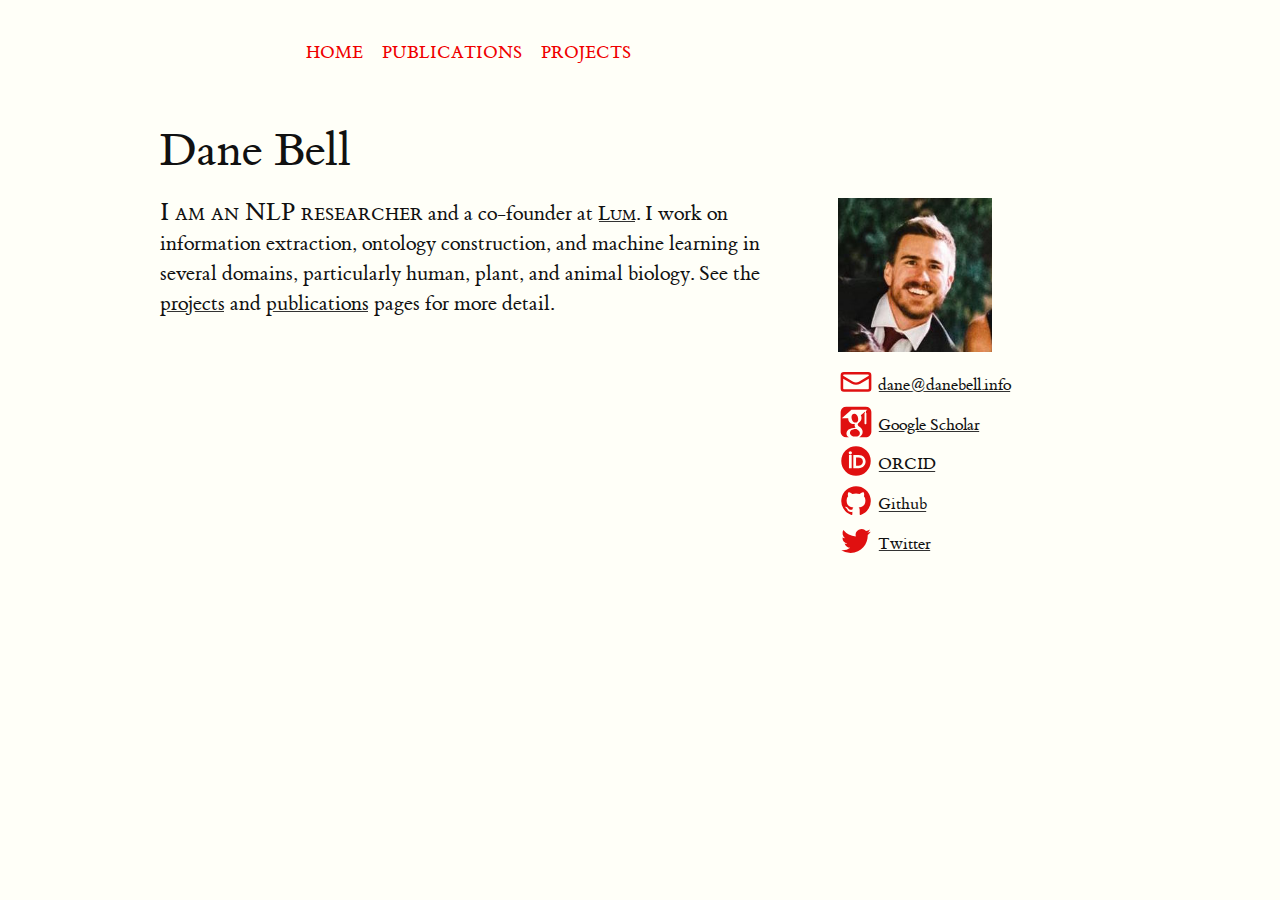
<file: index.html>
<!DOCTYPE html>
<html>
  <head>
    <meta name="viewport" content="initial-scale=1.0, user-scalable=no">
    <meta charset="UTF-8">
    <meta content="utf-8" http-equiv="encoding">
    <meta NAME="KEYWORDS" CONTENT="dane bell,linguistics,natural language processing,nlp,nlproc,information extraction,event extraction,ontology induction,soil health,bioinformatics,public health,computational linguistics,lum ai,odinson">
    <meta NAME="DESCRIPTION" CONTENT="Dane Bell&rsquo;s professional site.">

    <title>Dane Bell</title>

    <link rel="stylesheet" href="tufte.css">
    <link rel="stylesheet" href="db.css">
    <link rel="icon" type="image/png" href="img/favicon.png">
  </head>

  <body>
  <p class="menu"><a class="subtlelink" href="index.html">home</a>&emsp;<a class="subtlelink" href="publications.html">publications</a>&emsp;<a class="subtlelink" href="projects.html">projects</a></p>
  <h1>Dane Bell</h1>
  <p><label for="db" class="margin-toggle">&#8853;</label>
  <input type="checkbox" id="db" class="margin-toggle"/>
  <span class="marginnote">
    <img src="img/db.jpg" width=50%><br>
    <a class="subtlelink" href="mailto:dane@danebell.info"><img class="icon" src="img/mail.svg" width="32px"></a>&nbsp;&nbsp;<a href="mailto:dane@danebell.info">dane@danebell.info</a><br>
    <a class="subtlelink" target="_blank" href="https://scholar.google.com/citations?user=Rdp-tpgAAAAJ"><img class="icon" src="img/scholar.svg" width="32px"></a>&nbsp;&nbsp;<a target="_blank" href="https://scholar.google.com/citations?user=Rdp-tpgAAAAJ">Google Scholar</a><br>
    <a class="subtlelink" target="_blank" href=" https://orcid.org/0000-0002-7462-0208"><img class="icon" src="img/orcid.svg" width="32px"></a>&nbsp;&nbsp;<a target="_blank" href=" https://orcid.org/0000-0002-7462-0208">ORCID</a><br>
    <a class="subtlelink" target="_blank" href="https://github.com/danebell"><img class="icon" src="img/github.svg" width="32px"></a>&nbsp;&nbsp;<a target="_blank" href="https://github.com/danebell">Github</a><br>
    <a class="subtlelink" target="_blank" href="https://twitter.com/danebellnlp"><img class="icon" src="img/twitter.svg" width="32px"></a>&nbsp;&nbsp;<a target="_blank" href="https://twitter.com/danebellnlp">Twitter</a><br>
  </span>
  <span class="newthought">I am an NLP researcher</span> and a co-founder at <a class="sc" href="https://lum.ai/" target="_blank">Lum</a>. I work on information extraction, ontology construction, and machine learning in several domains, particularly human, plant, and animal biology. See the <a href="projects.html">projects</a> and <a href="publications.html">publications</a> pages for more detail.</p>
  </body>

<script>
  (function(i,s,o,g,r,a,m){i['GoogleAnalyticsObject']=r;i[r]=i[r]||function(){
  (i[r].q=i[r].q||[]).push(arguments)},i[r].l=1*new Date();a=s.createElement(o),
  m=s.getElementsByTagName(o)[0];a.async=1;a.src=g;m.parentNode.insertBefore(a,m)
  })(window,document,'script','https://www.google-analytics.com/analytics.js','ga');

  ga('create', 'UA-101615860-1', 'auto');
  ga('send', 'pageview');
</script>

</html>
</file>
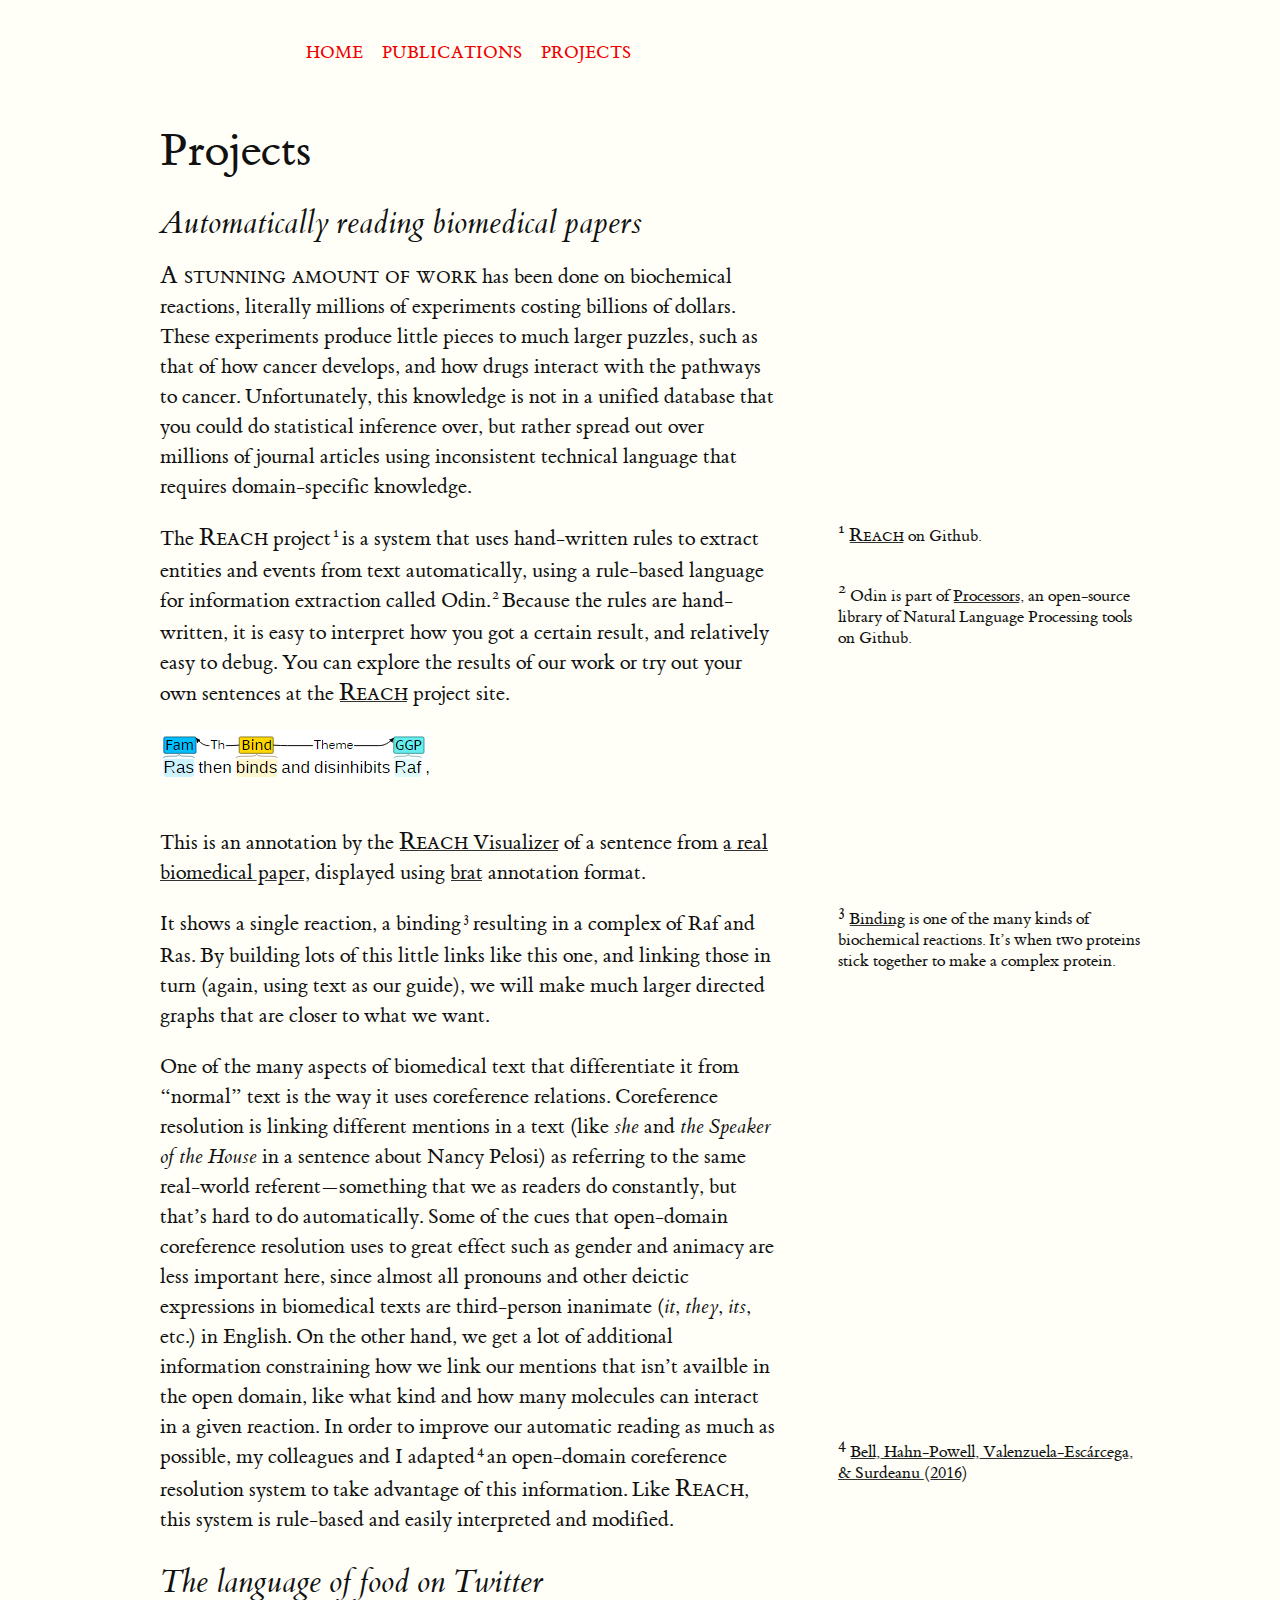
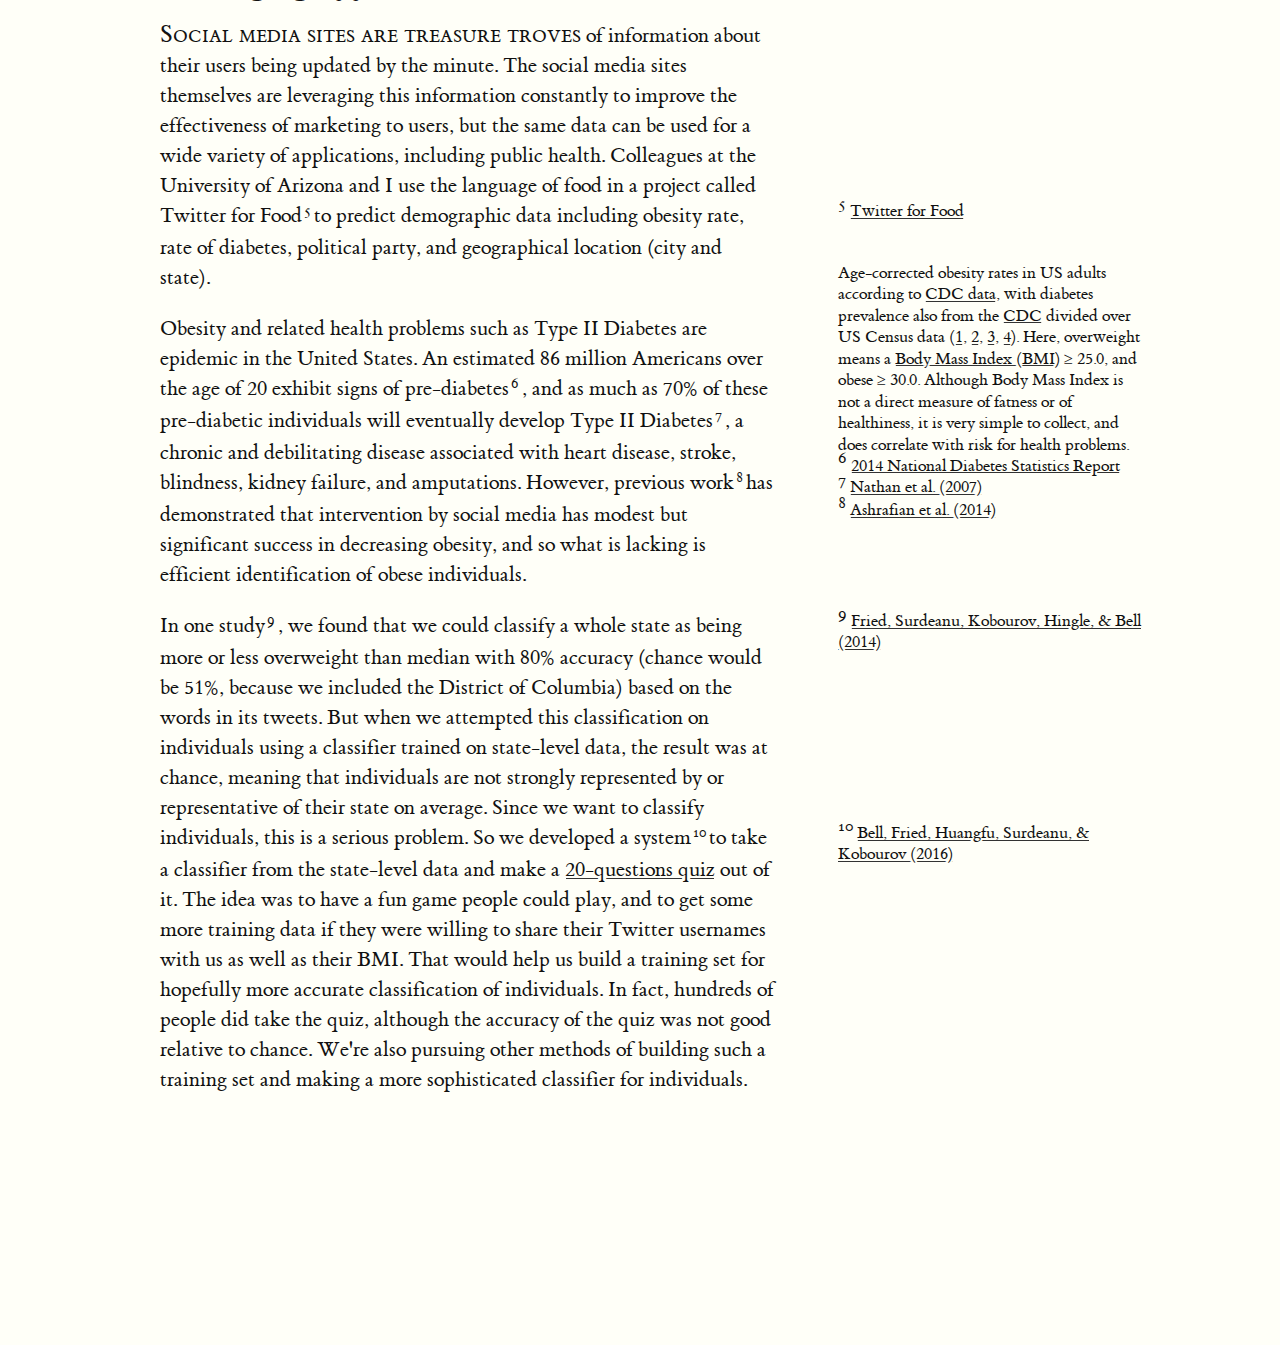
<file: projects.html>
<!DOCTYPE html>
<html>
	<head>
		<meta name="viewport" content="initial-scale=1.0, user-scalable=no">
		<meta charset="UTF-8">
		<meta content="utf-8" http-equiv="encoding">
		<meta NAME="KEYWORDS" CONTENT="dane bell, linguistics, natural language processing, nlp, twitter, information extraction, bioinformatics, psycholinguistics, masked priming, sign language, computational linguistics">
  		<meta NAME="DESCRIPTION" CONTENT="Dane Bell&rsquo;s professional site.">
  
		<title>Dane Bell | University of Arizona</title>

		<link rel="stylesheet" href="tufte.css">
		<link rel="stylesheet" href="db.css">
		<link rel="stylesheet" href="d3.css">
		<link rel="icon" type="image/png" href="img/favicon.png">
		<!-- <script type="text/x-mathjax-config">
  			MathJax.Hub.Config({tex2jax: {inlineMath: [['$','$'], ['\\(','\\)']]}});
		</script>
		<script type="text/javascript"
  			src="https://cdn.mathjax.org/mathjax/latest/MathJax.js?config=TeX-AMS-MML_HTMLorMML">
		</script> -->
		<script src="http://d3js.org/d3.v3.min.js"></script>
	</head>

	<body>
	<p class="menu"><a class="subtlelink" href="index.html">home</a>&emsp;<a class="subtlelink" href="publications.html">publications</a>&emsp;<a class="subtlelink" href="projects.html">projects</a></p>
	<h1>Projects</h1>

	<h2 id="reach">Automatically reading biomedical papers</h2>

	<p><span class="newthought">A stunning amount of work</span> has been done on biochemical reactions, literally millions of experiments costing billions of dollars. These experiments produce little pieces to much larger puzzles, such as that of how cancer develops, and how drugs interact with the pathways to cancer. Unfortunately, this knowledge is not in a unified database that you could do statistical inference over, but rather spread out over millions of journal articles using inconsistent technical language that requires domain-specific knowledge.</p>

	<p>
	The <span class="newthought">Reach</span> project<label for="sn-reach" class="margin-toggle sidenote-number"></label>
	<input type="checkbox" id="sn-reach" class="margin-toggle"/>
	<span class="sidenote"><a href="https://github.com/clulab/reach" target="_blank"><span class="newthought">Reach</span></a> on Github.</span>
	is a system that uses hand-written rules to extract entities and events from text automatically, using a rule-based language for information extraction called Odin.<label for="sn-odin" class="margin-toggle sidenote-number"></label>
	<input type="checkbox" id="sn-reach" class="margin-toggle"/>
	<span class="sidenote">Odin is part of <a href="https://github.com/clulab/processors" target="_blank">Processors</a>, an open-source library of Natural Language Processing tools on Github.</span> Because the rules are hand-written, it is easy to interpret how you got a certain result, and relatively easy to debug. You can explore the results of our work or try out your own sentences at the <a href="http://agathon.sista.arizona.edu:8080/odinweb/" target="_blank"><span class="newthought">Reach</span></a> project site.</p>
	
	<figure><img src="img/brat.png"></figure>

	<p>
	This is an annotation by the <a href="http://agathon.sista.arizona.edu:8080/odinweb/bio/enterText" target="_blank"><span class="newthought">Reach</span> Visualizer</a> of a sentence from <a href="http://www.ncbi.nlm.nih.gov/pmc/articles/PMC3317133/" target="_blank">a real biomedical paper</a>, displayed using <a href="http://brat.nlplab.org/">brat</a> annotation format.<br>
	</p>
	<span id="bindingnetwork"><script src="bindingnetwork.js"></script></span>
	<p>
	It shows a single reaction, a binding<label for="sn-binding" class="margin-toggle sidenote-number"></label>
	<input type="checkbox" id="sn-binding" class="margin-toggle"/>
	<span class="sidenote">
	<a href="https://en.wikipedia.org/wiki/Molecular_binding" target="_blank">Binding</a> is one of the many kinds of biochemical reactions. It&rsquo;s when two proteins stick together to make a complex protein.</span> resulting in a complex of Raf and Ras. By building lots of this little links like this one, and linking those in turn (again, using text as our guide), we will make much larger directed graphs that are closer to what we want.
	</p>

	<p>
	One of the many aspects of biomedical text that differentiate it from &ldquo;normal&rdquo; text is the way it uses coreference relations. Coreference resolution is linking different mentions in a text (like <em>she</em> and <em>the Speaker of the House</em> in a sentence about Nancy Pelosi) as referring to the same real-world referent&mdash;something that we as readers do constantly, but that&rsquo;s hard to do automatically. Some of the cues that open-domain coreference resolution uses to great effect such as gender and animacy are less important here, since almost all pronouns and other deictic expressions in biomedical texts are third-person inanimate (<em>it</em>, <em>they</em>, <em>its</em>, etc.) in English. On the other hand, we get a lot of additional information constraining how we link our mentions that isn&rsquo;t availble in the open domain, like what kind and how many molecules can interact in a given reaction. In order to improve our automatic reading as much as possible, my colleagues and I adapted<label for="sn-reachcoref" class="margin-toggle sidenote-number"></label>
	<input type="checkbox" id="sn-reachcoref" class="margin-toggle"/>
	<span class="sidenote">
	<a href="http://arxiv.org/abs/1603.03758" target="_blank">Bell, Hahn-Powell, Valenzuela-Escárcega, &amp; Surdeanu (2016)</a></span> an open-domain coreference resolution system to take advantage of this information. Like <span class="newthought">Reach</span>, this system is rule-based and easily interpreted and modified.
	</p>

	<h2 id="t4f">The language of food on Twitter</h2>
	
	<p><span class="newthought">Social media sites are treasure troves</span> of information about their users being updated by the minute. The social media sites themselves are leveraging this information constantly to improve the effectiveness of marketing to users, but the same data can be used for a wide variety of applications, including public health. Colleagues at the University of Arizona and I use the language of food in a project called Twitter for Food<label for="sn-t4f" class="margin-toggle sidenote-number"></label>
	<input type="checkbox" id="sn-t4f" class="margin-toggle"/>
	<span class="sidenote">
	<a href="https://sites.google.com/site/twitter4food/" target="_blank">Twitter for Food</a></span> to predict demographic data including obesity rate, rate of diabetes, political party, and geographical location (city and state).<label for="mn-obesitygraph" class="margin-toggle">&#8853;</label>
	<input type="checkbox" id="mn-obesitygraph" class="margin-toggle"/>
	<span class="marginnote" id="obesitygraph">
	<script src="obesityline.js"></script>
	Age-corrected obesity rates in US adults according to 
	<a href="http://www.cdc.gov/nchs/data/hestat/obesity_adult_11_12/obesity_adult_11_12.htm" target="_blank">CDC data</a>, with diabetes prevalence also from the <a href="http://www.cdc.gov/diabetes/statistics/prev/national/figpersons.htm" target="_blank">CDC</a> divided over US Census data (<a href="http://www.census.gov/popest/data/historical/pre-1980/index.html" target="_blank">1</a>, <a href="http://www.census.gov/popest/data/intercensal/national/index.html" target="_blank">2</a>, <a href="http://www.census.gov/popest/data/intercensal/national/nat2010.html" target="_blank">3</a>, <a href="http://www.census.gov/popest/data/national/totals/2014/index.html" target="_blank">4</a>). Here, overweight means a <a href="http://www.cdc.gov/healthyweight/assessing/bmi/" target="_blank">Body Mass Index (BMI)</a> &ge; 25.0, and obese &ge; 30.0. Although Body Mass Index is not a direct measure of fatness or of healthiness, it is very simple to collect, and does correlate with risk for health problems.
	</span></p> 

	<p>
	Obesity and related health problems such as Type II Diabetes are epidemic in the United States. An estimated 86 million Americans over the age of 20 exhibit signs of pre-diabetes<label for="sn-prediabetes" class="margin-toggle sidenote-number"></label>
	<input type="checkbox" id="sn-prediabetes" class="margin-toggle"/>
	<span class="sidenote">
	<a href="http://www.cdc.gov/diabetes/data/statistics/2014statisticsreport.html" target="_blank">2014 National Diabetes Statistics Report</a></span>, and as much as 70% of these pre-diabetic individuals will eventually develop Type II Diabetes<label for="sn-diabetesrate" class="margin-toggle sidenote-number"></label>
	<input type="checkbox" id="sn-diabetesrate" class="margin-toggle"/>
	<span class="sidenote">
	<a href="http://care.diabetesjournals.org/content/30/3/753.long" target="_blank">Nathan et al. (2007)</a></span>, a chronic and debilitating disease associated with heart disease, stroke, blindness, kidney failure, and amputations. However, previous work<label for="sn-obesityintervention" class="margin-toggle sidenote-number"></label>
	<input type="checkbox" id="sn-obesityintervention" class="margin-toggle"/>
	<span class="sidenote">
	<a href="http://content.healthaffairs.org/content/33/9/1641.short" target="_blank">Ashrafian et al. (2014)</a></span> has demonstrated that intervention by social media has modest but significant success in decreasing obesity, and so what is lacking is efficient identification of obese individuals.
	</p>

	<p>In one study<label for="sn-fried2014" class="margin-toggle sidenote-number"></label>
	<input type="checkbox" id="sn-fried2014" class="margin-toggle"/>
	<span class="sidenote">
	<a href="http://arxiv.org/abs/1409.2195" target="_blank">Fried, Surdeanu, Kobourov, Hingle, &amp; Bell (2014)</a></span>, we found that we could classify a whole state as being more or less overweight than median with 80% accuracy (chance would be 51%, because we included the District of Columbia) based on the words in its tweets. But when we attempted this classification on individuals using a classifier trained on state-level data, the result was at chance, meaning that individuals are not strongly represented by or representative of their state on average. Since we want to classify individuals, this is a serious problem. So we developed a system<label for="sn-bell2016b" class="margin-toggle sidenote-number"></label>
	<input type="checkbox" id="sn-bell2016b" class="margin-toggle"/>
	<span class="sidenote">
	<a href="http://arxiv.org/abs/1603.03784" target="_blank">Bell, Fried, Huangfu, Surdeanu, &amp; Kobourov (2016)</a></span> to take a classifier from the state-level data and make a <a href="http://52.4.173.235/owquiz.php" target="_blank">20-questions quiz</a> out of it. The idea was to have a fun game people could play, and to get some more training data if they were willing to share their Twitter usernames with us as well as their BMI. That would help us build a training set for hopefully more accurate classification of individuals. In fact, hundreds of people did take the quiz, although the accuracy of the quiz was not good relative to chance. We&apos;re also pursuing other methods of building such a training set and making a more sophisticated classifier for individuals.
	</p>

	</body>

<script>
  (function(i,s,o,g,r,a,m){i['GoogleAnalyticsObject']=r;i[r]=i[r]||function(){
  (i[r].q=i[r].q||[]).push(arguments)},i[r].l=1*new Date();a=s.createElement(o),
  m=s.getElementsByTagName(o)[0];a.async=1;a.src=g;m.parentNode.insertBefore(a,m)
  })(window,document,'script','https://www.google-analytics.com/analytics.js','ga');

  ga('create', 'UA-101615860-1', 'auto');
  ga('send', 'pageview');

</script>

</html>
</file>
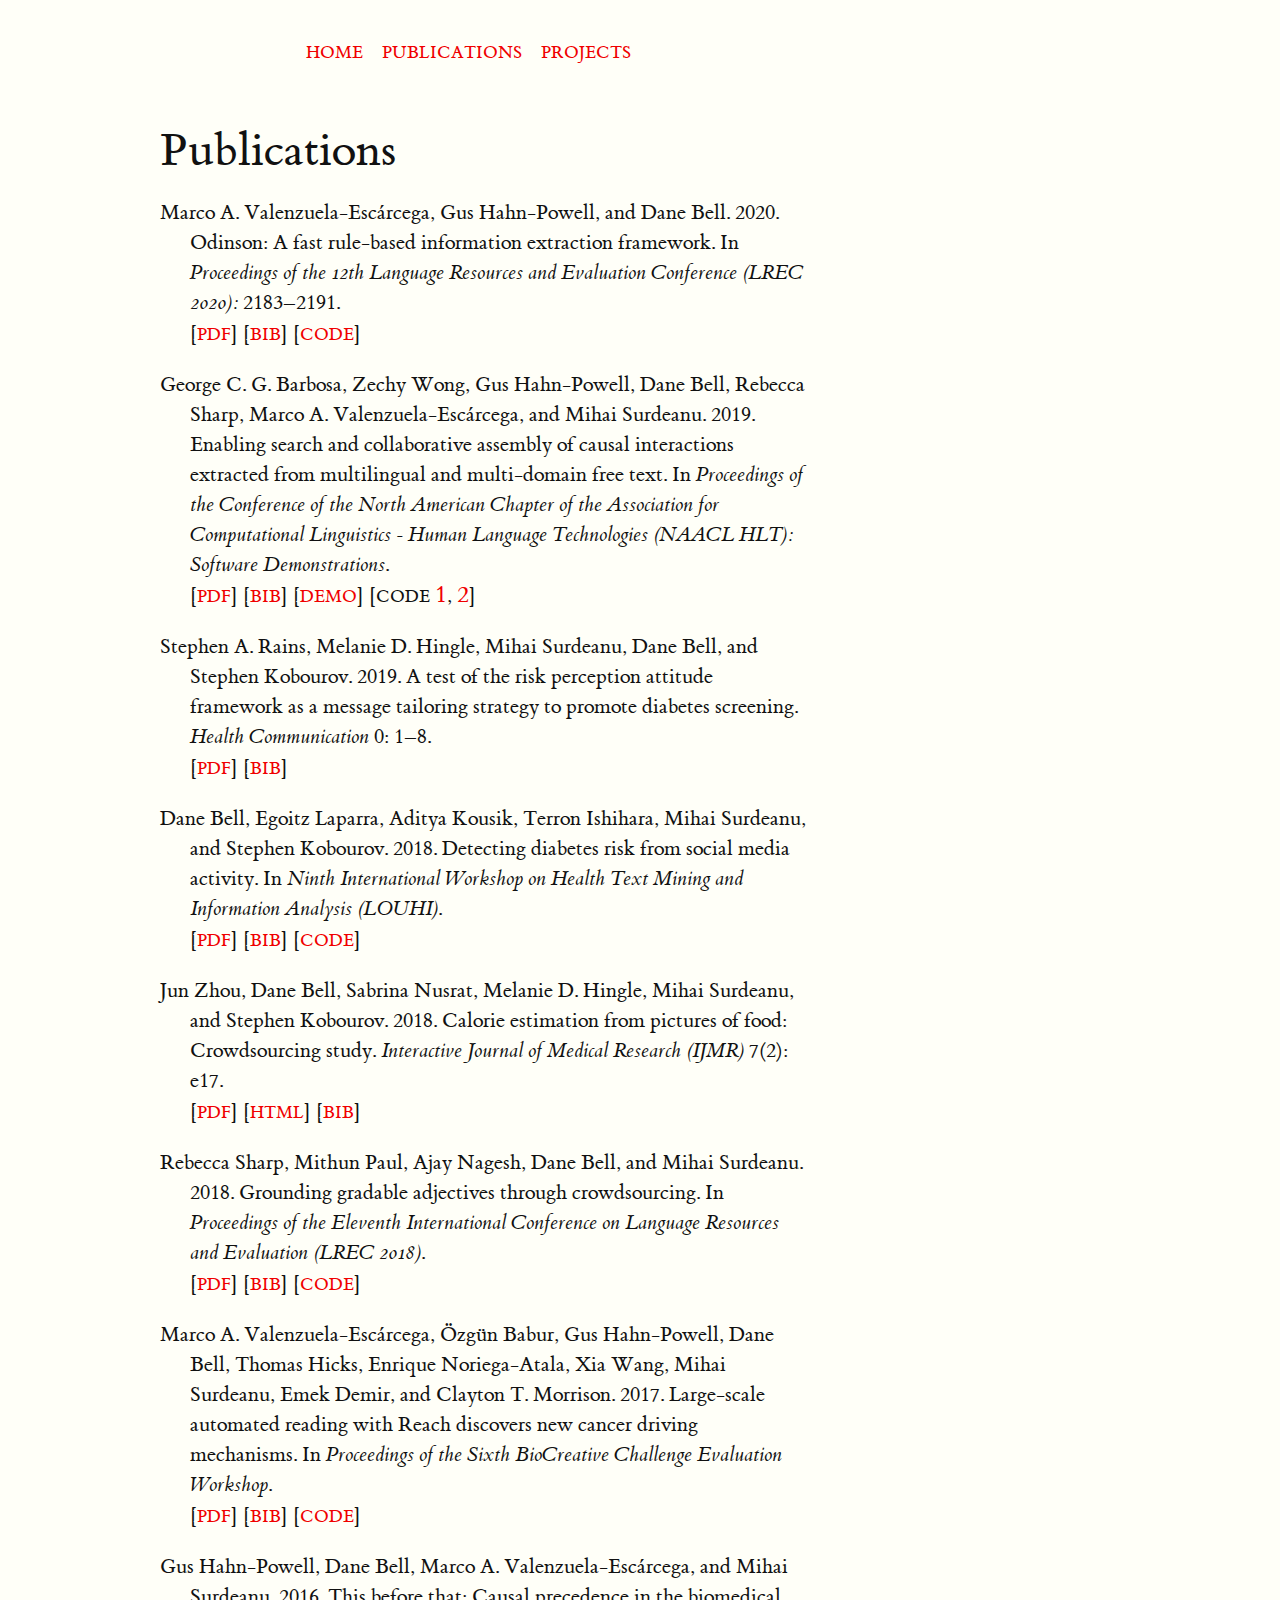
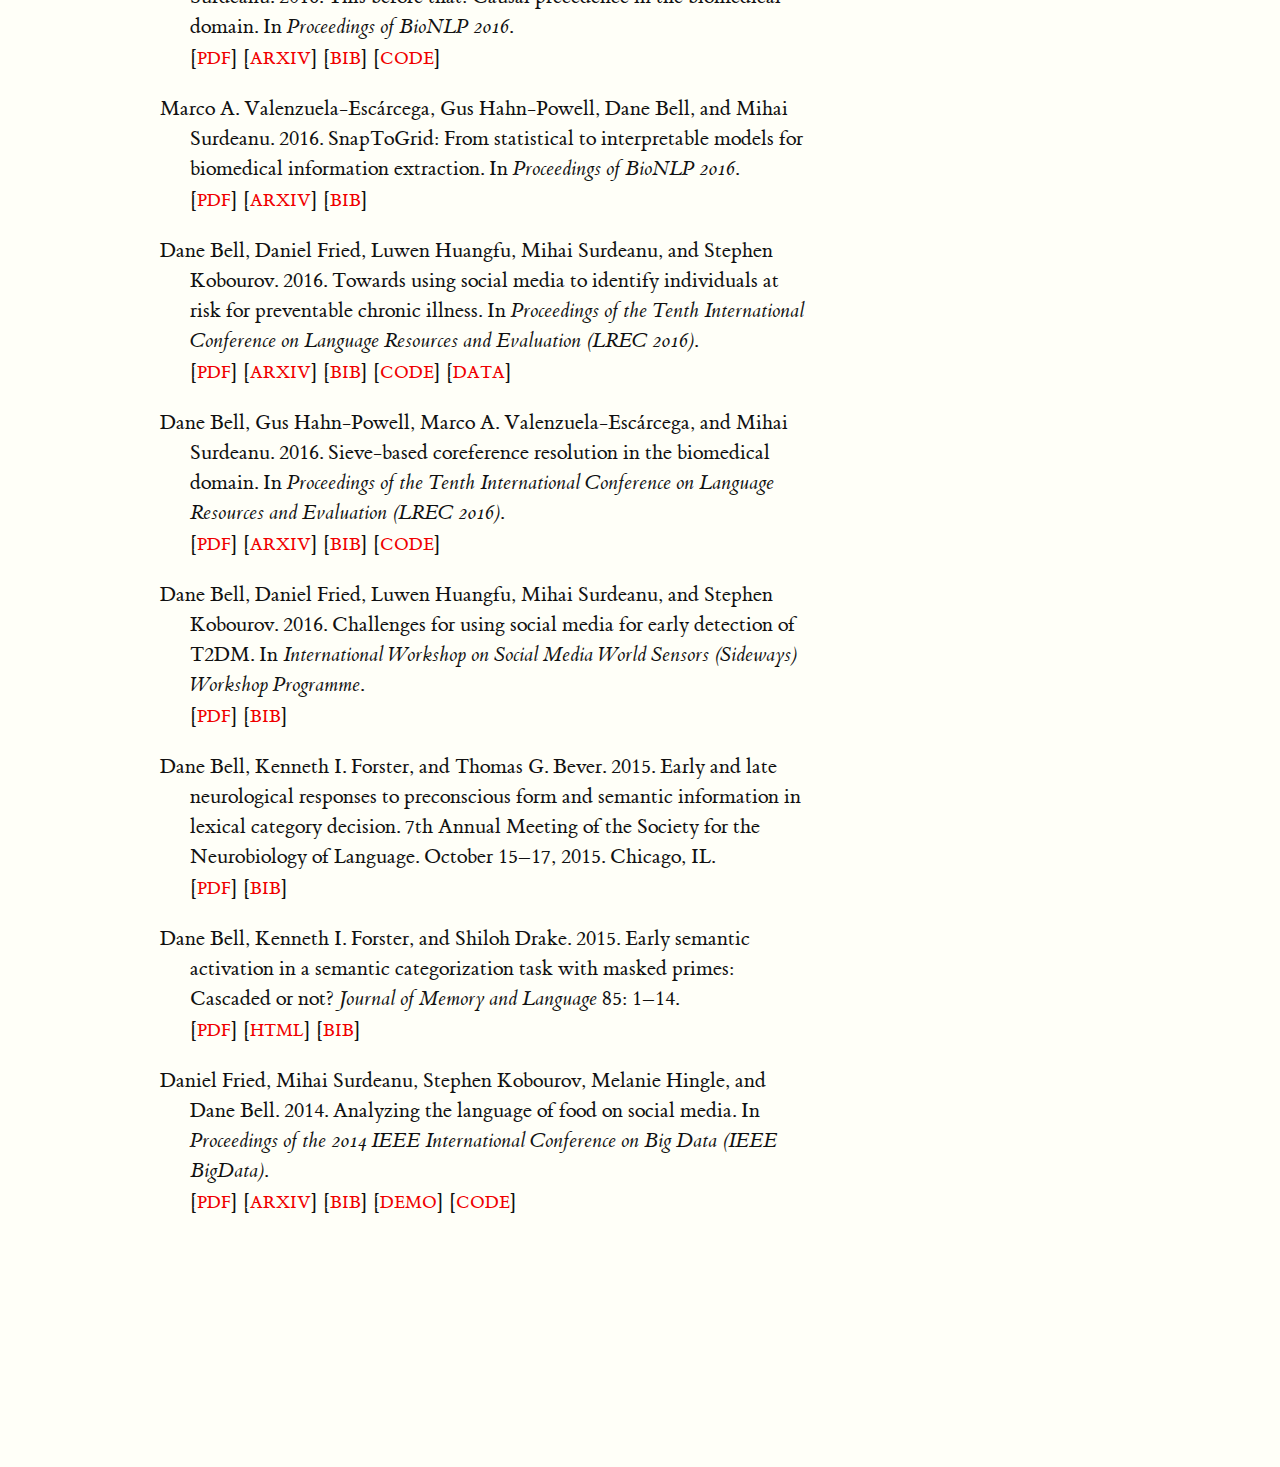
<file: publications.html>
<!DOCTYPE html>
<html>
  <head>
    <meta name="viewport" content="initial-scale=1.0, user-scalable=no">
    <meta charset="UTF-8">
    <meta content="utf-8" http-equiv="encoding">
    <meta NAME="KEYWORDS" CONTENT="dane bell, linguistics, natural language processing, nlp, twitter, information extraction, bioinformatics, psycholinguistics, masked priming, sign language, computational linguistics">
    <meta NAME="DESCRIPTION" CONTENT="Dane Bell&rsquo;s professional site.">

    <title>Dane Bell | Publications</title>

    <link rel="stylesheet" href="tufte.css">
    <link rel="stylesheet" href="db.css">
    <link rel="icon" type="image/png" href="img/favicon.png">
  </head>

  <body>
  <p class="menu"><a class="subtlelink" href="index.html">home</a>&emsp;<a class="subtlelink" href="publications.html">publications</a>&emsp;<a class="subtlelink" href="projects.html">projects</a></p>
  <h1>Publications</h1>

  <p class="hanging">
  Marco A. Valenzuela-Escárcega, Gus Hahn-Powell, and Dane Bell. 
  2020. 
  Odinson: A fast rule-based information extraction framework. 
  In <i>Proceedings of the 12th Language Resources and Evaluation Conference (LREC 2020):</i> 2183&ndash;2191. 
  <br>
  [<a class="subtlelink" href="docs/lrec2020.pdf">pdf</a>]
  [<a class="subtlelink" href="bib/lrec2020.bib">bib</a>]
  [<a class="subtlelink" href="https://github.com/lum-ai/odinson">code</a>]
  </p>

  <p class="hanging">
  George C. G. Barbosa, Zechy Wong, Gus Hahn-Powell, Dane Bell, Rebecca Sharp, Marco A. Valenzuela-Escárcega, and Mihai Surdeanu. 
  2019. 
  Enabling search and collaborative assembly of causal interactions extracted from multilingual and multi-domain free text. 
  In <i>Proceedings of the Conference of the North American Chapter of the Association for Computational Linguistics - Human Language Technologies (NAACL HLT): Software Demonstrations</i>. 
  <br>
  [<a class="subtlelink" href="docs/naacl2019.pdf">pdf</a>]
  [<a class="subtlelink" href="bib/naacl2019.bib">bib</a>]
  [<a class="subtlelink" href="https://multiling.demos.clulab.org">demo</a>]
  [<span class="newthought">code</span> <a class="subtlelink" href="https://github.com/clulab/processors">1</a>, <a class="subtlelink" href="https://github.com/clulab/eidos">2</a>]
  </p>

  <p class="hanging">
  Stephen A. Rains, Melanie D. Hingle, Mihai Surdeanu, Dane Bell, and Stephen Kobourov. 
  2019. 
  A test of the risk perception attitude framework as a message tailoring strategy to promote diabetes screening. 
  <i>Health Communication</i> 0: 1&ndash;8. 
  <br>
  [<a class="subtlelink" href="docs/healthcomm2019.pdf">pdf</a>]
  [<a class="subtlelink" href="bib/healthcomm2019.bib">bib</a>]
  </p>

  <p class="hanging">
  Dane Bell, Egoitz Laparra, Aditya Kousik, Terron Ishihara, Mihai Surdeanu, and Stephen Kobourov.
  2018. 
  Detecting diabetes risk from social media activity. 
  In <i>Ninth International Workshop on Health Text Mining and Information Analysis (LOUHI)</i>. 
  <br>
  [<a class="subtlelink" href="docs/louhi2018-t2dmrisk.pdf">pdf</a>]
  [<a class="subtlelink" href="bib/louhi2018-t2dmrisk.bib">bib</a>]
  [<a class="subtlelink" href="https://github.com/clulab/releases/tree/master/louhi2018-t2dmrisk">code</a>]
  </p>

  <p class="hanging">
  Jun Zhou, Dane Bell, Sabrina Nusrat, Melanie D. Hingle, Mihai Surdeanu, and Stephen Kobourov. 
  2018. 
  Calorie estimation from pictures of food: Crowdsourcing study. 
  <i>Interactive Journal of Medical Research (IJMR)</i> 7(2): e17. 
  <br>
  [<a class="subtlelink" href="docs/ijmr2018.pdf">pdf</a>]
  [<a class="subtlelink" href="https://doi.org/10.2196/ijmr.9359">html</a>]
  [<a class="subtlelink" href="bib/ijmr2018.bib">bib</a>]
  </p>

  <p class="hanging">
  Rebecca Sharp, Mithun Paul, Ajay Nagesh, Dane Bell, and Mihai Surdeanu. 
  2018. 
  Grounding gradable adjectives through crowdsourcing. 
  In <i>Proceedings of the Eleventh International Conference on Language Resources and Evaluation (LREC 2018)</i>. 
  <br>
  [<a class="subtlelink" href="docs/lrec2018-gradable.pdf">pdf</a>]
  [<a class="subtlelink" href="bib/lrec2018-gradable.bib">bib</a>]
  [<a class="subtlelink" href="https://github.com/clulab/releases/tree/master/lrec2018-gradable">code</a>]
  </p>

  <p class="hanging">
  Marco A. Valenzuela-Escárcega, Özgün Babur, Gus Hahn-Powell, Dane Bell, Thomas Hicks, Enrique Noriega-Atala, Xia Wang, Mihai Surdeanu, Emek Demir, and Clayton T. Morrison.
  2017. 
  Large-scale automated reading with Reach discovers new cancer driving mechanisms. 
  In <i>Proceedings of the Sixth BioCreative Challenge Evaluation Workshop</i>. 
  <br>
  [<a class="subtlelink" href="docs/biocreative6.pdf">pdf</a>]
  [<a class="subtlelink" href="bib/biocreative6.bib">bib</a>]
  [<a class="subtlelink" href="http://github.com/clulab/reach">code</a>]
  </p>

  <p class="hanging">
  Gus Hahn-Powell, Dane Bell, Marco A. Valenzuela-Escárcega, and Mihai Surdeanu. 
  2016. 
  This before that: Causal precedence in the biomedical domain. 
  In <i>Proceedings of BioNLP 2016</i>. 
  <br>
  [<a class="subtlelink" href="docs/bionlp2016-thisBeforeThat.pdf">pdf</a>]
  [<a class="subtlelink" href="https://arxiv.org/abs/1606.08089">arxiv</a>]
  [<a class="subtlelink" href="bib/bionlp2016-thisbeforethat.bib">bib</a>]
  [<a class="subtlelink" href="https://github.com/myedibleenso/this-before-that">code</a>]
  </p>

  <p class="hanging">
  Marco A. Valenzuela-Escárcega, Gus Hahn-Powell, Dane Bell, and Mihai Surdeanu. 
  2016. 
  SnapToGrid: From statistical to interpretable models for biomedical information extraction.
  In <i>Proceedings of BioNLP 2016</i>. 
  <br>
  [<a class="subtlelink" href="docs/bionlp2016-snapToGrid.pdf">pdf</a>]
  [<a class="subtlelink" href="https://arxiv.org/abs/1606.09604">arxiv</a>]
  [<a class="subtlelink" href="bib/bionlp2016-snaptogrid.bib">bib</a>]
  </p>

  <p class="hanging">
  Dane Bell, Daniel Fried, Luwen Huangfu, Mihai Surdeanu, and Stephen Kobourov. 
  2016. 
  Towards using social media to identify individuals at risk for preventable chronic illness. 
  In <i>Proceedings of the Tenth International Conference on Language Resources and Evaluation (LREC 2016)</i>.
  <br>
  [<a class="subtlelink" href="docs/lrec2016-t4f.pdf">pdf</a>]
  [<a class="subtlelink" href="http://arxiv.org/abs/1603.03784">arxiv</a>]
  [<a class="subtlelink" href="bib/lrec2016-t4f.bib">bib</a>]
  [<a class="subtlelink" href="http://github.com/clulab/twitter4food">code</a>]
  [<a class="subtlelink" href="http://git.io/vZY5U">data</a>]
  </p>

  <p class="hanging">
  Dane Bell, Gus Hahn-Powell, Marco A. Valenzuela-Escárcega, and Mihai Surdeanu. 
  2016. 
  Sieve-based coreference resolution in the biomedical domain.
  In <i>Proceedings of the Tenth International Conference on Language Resources and Evaluation (LREC 2016)</i>.
  <br>
  [<a class="subtlelink" href="docs/lrec2016-coref.pdf">pdf</a>]
  [<a class="subtlelink" href="http://arxiv.org/abs/1603.03758">arxiv</a>]
  [<a class="subtlelink" href="bib/lrec2016-coref.bib">bib</a>]
  [<a class="subtlelink" href="http://github.com/clulab/reach">code</a>]
  </p>

  <p class="hanging">
  Dane Bell, Daniel Fried, Luwen Huangfu, Mihai Surdeanu, and Stephen Kobourov. 
  2016. 
  Challenges for using social media for early detection of T2DM.
  In <i>International Workshop on Social Media World Sensors (Sideways) Workshop Programme</i>.
  <br>
  [<a class="subtlelink" href="docs/sideways2016.pdf">pdf</a>]
  [<a class="subtlelink" href="bib/sideways2016.bib">bib</a>]
  </p>

  <p class="hanging">
  Dane Bell, Kenneth I. Forster, and Thomas G. Bever. 
  2015. 
  Early and late neurological responses to preconscious form and semantic information in lexical category decision.
  7th Annual Meeting of the Society for the Neurobiology of Language. October 15&ndash;17, 2015. Chicago, IL. 
  <br>
  [<a class="subtlelink" href="docs/bell_forster_bever_snl_2015.pdf">pdf</a>]
  [<a class="subtlelink" href="bib/snl2015.bib">bib</a>]
  </p>

  <p class="hanging">
  Dane Bell, Kenneth I. Forster, and Shiloh Drake. 
  2015. 
  Early semantic activation in a semantic categorization task with masked primes: Cascaded or not? 
  <i>Journal of Memory and Language</i> 85: 1&ndash;14. 
  <br>
  [<a class="subtlelink" href="docs/bell_forster_drake_2015.pdf">pdf</a>] 
  [<a class="subtlelink" href="http://www.sciencedirect.com/science/article/pii/S0749596X15000819">html</a>]
  [<a class="subtlelink" href="bib/jml2015.bib">bib</a>]
  </p>

  <p class="hanging">
  Daniel Fried, Mihai Surdeanu, Stephen Kobourov, Melanie Hingle, and Dane Bell. 
  2014. 
  Analyzing the language of food on social media. 
  In <i>Proceedings of the 2014 IEEE International Conference on Big Data (IEEE BigData)</i>. 
  <br>
  [<a class="subtlelink" href="docs/bigdata2014.pdf">pdf</a>] 
  [<a class="subtlelink" href="http://arxiv.org/abs/1409.2195">arxiv</a>] 
  [<a class="subtlelink" href="bib/bigdata2014.bib">bib</a>]
  [<a class="subtlelink" href="http://sites.google.com/site/twitter4food/">demo</a>]
  [<a class="subtlelink" href="https://github.com/clulab/twitter4food/">code</a>]</p>
  </body>

<script>
  (function(i,s,o,g,r,a,m){i['GoogleAnalyticsObject']=r;i[r]=i[r]||function(){
  (i[r].q=i[r].q||[]).push(arguments)},i[r].l=1*new Date();a=s.createElement(o),
  m=s.getElementsByTagName(o)[0];a.async=1;a.src=g;m.parentNode.insertBefore(a,m)
  })(window,document,'script','https://www.google-analytics.com/analytics.js','ga');

  ga('create', 'UA-101615860-1', 'auto');
  ga('send', 'pageview');

</script>

</html>
</file>
<file: tufte.css>
/* Import ET Book styles
   adapted from https://github.com/edwardtufte/et-book/blob/gh-pages/et-book.css */

@charset "UTF-8";

@font-face {
  font-family: "et-book";
  src: url("et-book/et-book-roman-line-figures/et-book-roman-line-figures.eot");
  src: url("et-book/et-book-roman-line-figures/et-book-roman-line-figures.eot?#iefix") format("embedded-opentype"), url("et-book/et-book-roman-line-figures/et-book-roman-line-figures.woff") format("woff"), url("et-book/et-book-roman-line-figures/et-book-roman-line-figures.ttf") format("truetype"), url("et-book/et-book-roman-line-figures/et-book-roman-line-figures.svg#etbookromanosf") format("svg");
  font-weight: normal;
  font-style: normal
}

@font-face {
  font-family: "et-book";
  src: url("et-book/et-book-display-italic-old-style-figures/et-book-display-italic-old-style-figures.eot");
  src: url("et-book/et-book-display-italic-old-style-figures/et-book-display-italic-old-style-figures.eot?#iefix") format("embedded-opentype"), url("et-book/et-book-display-italic-old-style-figures/et-book-display-italic-old-style-figures.woff") format("woff"), url("et-book/et-book-display-italic-old-style-figures/et-book-display-italic-old-style-figures.ttf") format("truetype"), url("et-book/et-book-display-italic-old-style-figures/et-book-display-italic-old-style-figures.svg#etbookromanosf") format("svg");
  font-weight: normal;
  font-style: italic
}

@font-face {
  font-family: "et-book";
  src: url("et-book/et-book-bold-line-figures/et-book-bold-line-figures.eot");
  src: url("et-book/et-book-bold-line-figures/et-book-bold-line-figures.eot?#iefix") format("embedded-opentype"), url("et-book/et-book-bold-line-figures/et-book-bold-line-figures.woff") format("woff"), url("et-book/et-book-bold-line-figures/et-book-bold-line-figures.ttf") format("truetype"), url("et-book/et-book-bold-line-figures/et-book-bold-line-figures.svg#etbookromanosf") format("svg");
  font-weight: bold;
  font-style: normal
}

@font-face {
  font-family: "et-book-roman-old-style";
  src: url("et-book/et-book-roman-old-style-figures/et-book-roman-old-style-figures.eot");
  src: url("et-book/et-book-roman-old-style-figures/et-book-roman-old-style-figures.eot?#iefix") format("embedded-opentype"), url("et-book/et-book-roman-old-style-figures/et-book-roman-old-style-figures.woff") format("woff"), url("et-book/et-book-roman-old-style-figures/et-book-roman-old-style-figures.ttf") format("truetype"), url("et-book/et-book-roman-old-style-figures/et-book-roman-old-style-figures.svg#etbookromanosf") format("svg");
  font-weight: normal;
  font-style: normal;
}

/* Tufte CSS styles */
html { font-size: 15px; }

body { width: 87.5%;
       margin-left: auto;
       margin-right: auto;
       padding-left: 12.5%;
       font-family: et-book, Palatino, "Palatino Linotype", "Palatino LT STD", "Book Antiqua", Georgia, serif;
       background-color: #fffff8;
       color: #111;
       max-width: 1400px;
       counter-reset: sidenote-counter; }

h1 { font-weight: 400;
     margin-top: 4rem;
     margin-bottom: 1.5rem;
     font-size: 3.2rem;
     line-height: 1; }

h2 { font-style: italic;
     font-weight: 400;
     margin-top: 2.1rem;
     margin-bottom: 0;
     font-size: 2.2rem;
     line-height: 1; }

h3 { font-style: italic;
     font-weight: 400;
     font-size: 1.7rem;
     margin-top: 2rem;
     margin-bottom: 0;
     line-height: 1; }

p.subtitle { font-style: italic;
             margin-top: 1rem;
             margin-bottom: 1rem;
             font-size: 1.8rem;
             display: block;
             line-height: 1; }

.numeral { font-family: et-book-roman-old-style; }

.danger { color: red; }

article { position: relative;
          padding: 5rem 0rem; }

section { padding-top: 1rem;
          padding-bottom: 1rem; }

p, ol, ul { font-size: 1.4rem; }

p { line-height: 2rem;
    margin-top: 1.4rem;
    margin-bottom: 1.4rem;
    padding-right: 0;
    vertical-align: baseline; }

/* Chapter Epigraphs */
div.epigraph { margin: 5em 0; }

div.epigraph > blockquote { margin-top: 3em;
                            margin-bottom: 3em; }

div.epigraph > blockquote, div.epigraph > blockquote > p { font-style: italic; }

div.epigraph > blockquote > footer { font-style: normal; }

div.epigraph > blockquote > footer > cite { font-style: italic; }

/* end chapter epigraphs styles */

blockquote { font-size: 1.4rem; }

blockquote p { width: 50%; }

blockquote footer { width: 50%;
                    font-size: 1.1rem;
                    text-align: right; }

ol, ul { width: 45%;
         -webkit-padding-start: 5%;
         -webkit-padding-end: 5%; }

li { padding: 0.5rem 0; }

figure { padding: 0;
         border: 0;
         font-size: 100%;
         font: inherit;
         vertical-align: baseline;
         max-width: 55%;
         -webkit-margin-start: 0;
         -webkit-margin-end: 0;
         margin: 0 0 3em 0; }

figcaption { float: right;
             clear: right;
             margin-right: -48%;
             margin-top: 0;
             margin-bottom: 0;
             font-size: 1.1rem;
             line-height: 1.6;
             vertical-align: baseline;
             position: relative;
             max-width: 40%; }

figure.fullwidth figcaption { margin-right: 24%; }

/* Links: replicate underline that clears descenders */
a:link, a:visited { color: inherit; }

a:link { text-decoration: none;
         background: -webkit-linear-gradient(#fffff8, #fffff8), -webkit-linear-gradient(#fffff8, #fffff8), -webkit-linear-gradient(#333, #333);
         background: linear-gradient(#fffff8, #fffff8), linear-gradient(#fffff8, #fffff8), linear-gradient(#333, #333);
         -webkit-background-size: 0.05em 1px, 0.05em 1px, 1px 1px;
         -moz-background-size: 0.05em 1px, 0.05em 1px, 1px 1px;
         background-size: 0.05em 1px, 0.05em 1px, 1px 1px;
         background-repeat: no-repeat, no-repeat, repeat-x;
         text-shadow: 0.03em 0 #fffff8, -0.03em 0 #fffff8, 0 0.03em #fffff8, 0 -0.03em #fffff8, 0.06em 0 #fffff8, -0.06em 0 #fffff8, 0.09em 0 #fffff8, -0.09em 0 #fffff8, 0.12em 0 #fffff8, -0.12em 0 #fffff8, 0.15em 0 #fffff8, -0.15em 0 #fffff8;
         background-position: 0% 93%, 100% 93%, 0% 93%; }

@media screen and (-webkit-min-device-pixel-ratio: 0) { a:link { background-position-y: 87%, 87%, 87%; } }

a:link::selection { text-shadow: 0.03em 0 #b4d5fe, -0.03em 0 #b4d5fe, 0 0.03em #b4d5fe, 0 -0.03em #b4d5fe, 0.06em 0 #b4d5fe, -0.06em 0 #b4d5fe, 0.09em 0 #b4d5fe, -0.09em 0 #b4d5fe, 0.12em 0 #b4d5fe, -0.12em 0 #b4d5fe, 0.15em 0 #b4d5fe, -0.15em 0 #b4d5fe;
                    background: #b4d5fe; }

a:link::-moz-selection { text-shadow: 0.03em 0 #b4d5fe, -0.03em 0 #b4d5fe, 0 0.03em #b4d5fe, 0 -0.03em #b4d5fe, 0.06em 0 #b4d5fe, -0.06em 0 #b4d5fe, 0.09em 0 #b4d5fe, -0.09em 0 #b4d5fe, 0.12em 0 #b4d5fe, -0.12em 0 #b4d5fe, 0.15em 0 #b4d5fe, -0.15em 0 #b4d5fe;
                         background: #b4d5fe; }

/* Sidenotes, margin notes, figures, captions */
img { max-width: 100%; }

.sidenote, .marginnote { float: right;
                         clear: right;
                         margin-right: -60%;
                         width: 50%;
                         margin-top: 0;
                         margin-bottom: 0;
                         font-size: 1.1rem;
                         line-height: 1.3;
                         vertical-align: baseline;
                         position: relative; }

.table-caption { float:right;
                 clear:right;
                 margin-right: -60%;
                 width: 50%;
                 margin-top: 0;
                 margin-bottom: 0;
                 font-size: 1.0rem;
                 line-height: 1.6; }

.sidenote-number { counter-increment: sidenote-counter; }

.sidenote-number:after, .sidenote:before { content: counter(sidenote-counter) " ";
                                           font-family: et-book-roman-old-style;
                                           position: relative;
                                           vertical-align: baseline; }

.sidenote-number:after { content: counter(sidenote-counter);
                         font-size: 1rem;
                         top: -0.5rem;
                         left: 0.1rem; }

.sidenote:before { content: counter(sidenote-counter) " ";
                   top: -0.5rem; }

p, footer, table, div.table-wrapper-small, div.supertable-wrapper > p, div.booktabs-wrapper { width: 55%; }

div.fullwidth, table.fullwidth { width: 100%; }

div.table-wrapper { overflow-x: scroll;
                    font-family: "Trebuchet MS", "Gill Sans", "Gill Sans MT", sans-serif; }

@media screen and (max-width: 760px) { p, footer { width: 90%; }
                                       pre.code { width: 87.5%; }
                                       ul { width: 85%; }
                                       figure { max-width: 90%; }
                                       figcaption, figure.fullwidth figcaption { margin-right: 0%;
                                                                                 max-width: none; }
                                       blockquote p, blockquote footer { width: 90%; }}

.sans { font-family: "Gill Sans", "Gill Sans MT", Calibri, sans-serif;
        letter-spacing: .03em; }

.code { font-family: Consolas, "Liberation Mono", Menlo, Courier, monospace;
        font-size: 1.125rem;
        line-height: 1.6; }

h1 .code, h2 .code, h3 .code { font-size: 0.80em; }

.marginnote .code, .sidenote .code { font-size: 1rem; }

pre.code { width: 52.5%;
           padding-left: 2.5%;
           overflow-x: scroll; }

.fullwidth { max-width: 90%;
             clear:both; }

span.newthought { font-variant: small-caps;
                  font-size: 1.2em; }

input.margin-toggle { display: none; }

label.sidenote-number { display: inline; }

label.margin-toggle:not(.sidenote-number) { display: none; }

@media (max-width: 760px) { label.margin-toggle:not(.sidenote-number) { display: inline; }
                            .sidenote, .marginnote { display: none; }
                            .margin-toggle:checked + .sidenote,
                            .margin-toggle:checked + .marginnote { display: block;
                                                                   float: left;
                                                                   left: 1rem;
                                                                   clear: both;
                                                                   width: 95%;
                                                                   margin: 1rem 2.5%;
                                                                   vertical-align: baseline;
                                                                   position: relative; }
                            label { cursor: pointer; }
                            pre.code { width: 90%;
                                       padding: 0; }
                            .table-caption { display: block;
                                             float: right;
                                             clear: both;
                                             width: 98%;
                                             margin-top: 1rem;
                                             margin-bottom: 0.5rem;
                                             margin-left: 1%;
                                             margin-right: 1%;
                                             vertical-align: baseline;
                                             position: relative; }
                            div.table-wrapper, table, table.booktabs { width: 85%; }
                            div.table-wrapper { border-right: 1px solid #efefef; }
                            img { width: 100%; } }
</file>
<file: db.css>
body { margin-bottom: 250px; }

.menu {
  text-align: center;
  padding-top: 1.0rem;
}

.hanging {
  padding-left: 2.0rem ;
  text-indent: -2.0rem ;
}

a.subtlelink {
  color: #f00000;
  font-variant: small-caps;
  font-size: 1.2em;
  border-bottom: none;
  text-decoration: none;
  background: none;
}

.sc {
  font-variant: small-caps;
}

.emphasis {
  font-variant: small-caps;
  color: #f00000;
}

.icon {
  position: relative;
  /* Adjust these values accordingly */
  top: 8px;
  right: 2px;
  left: 2px;
}
</file>
<file: d3.css>
.axis path,
.axis line {
  fill: none;
  stroke: #111;
  shape-rendering: crispEdges;
}

.x.axis path {
  display: none;
}

.line {
  fill: none;
  stroke: steelblue;
  stroke-width: 1.5px;
}

.svg-container {
    display: inline-block;
    position: relative;
    width: 100%;
    padding-bottom: 50%; /* aspect ratio */
    vertical-align: top;
    overflow: hidden;
}

.svg-content-responsive {
    display: inline-block;
    position: absolute;
    top: 0;
    left: 0;
}

.link {
  fill: none;
  stroke: #666;
  stroke-width: 1.5px;
}

circle {
  fill: #ccc;
  stroke: #333;
  stroke-width: 1.5px;
}

.label {
  font-family: "Gill Sans", "Gill Sans MT", Calibri, sans-serif;
  font: 10px;
  pointer-events: none;
  text-shadow: 0 1px 0 #fff, 1px 0 0 #fff, 0 -1px 0 #fff, -1px 0 0 #fff;
}
</file>
